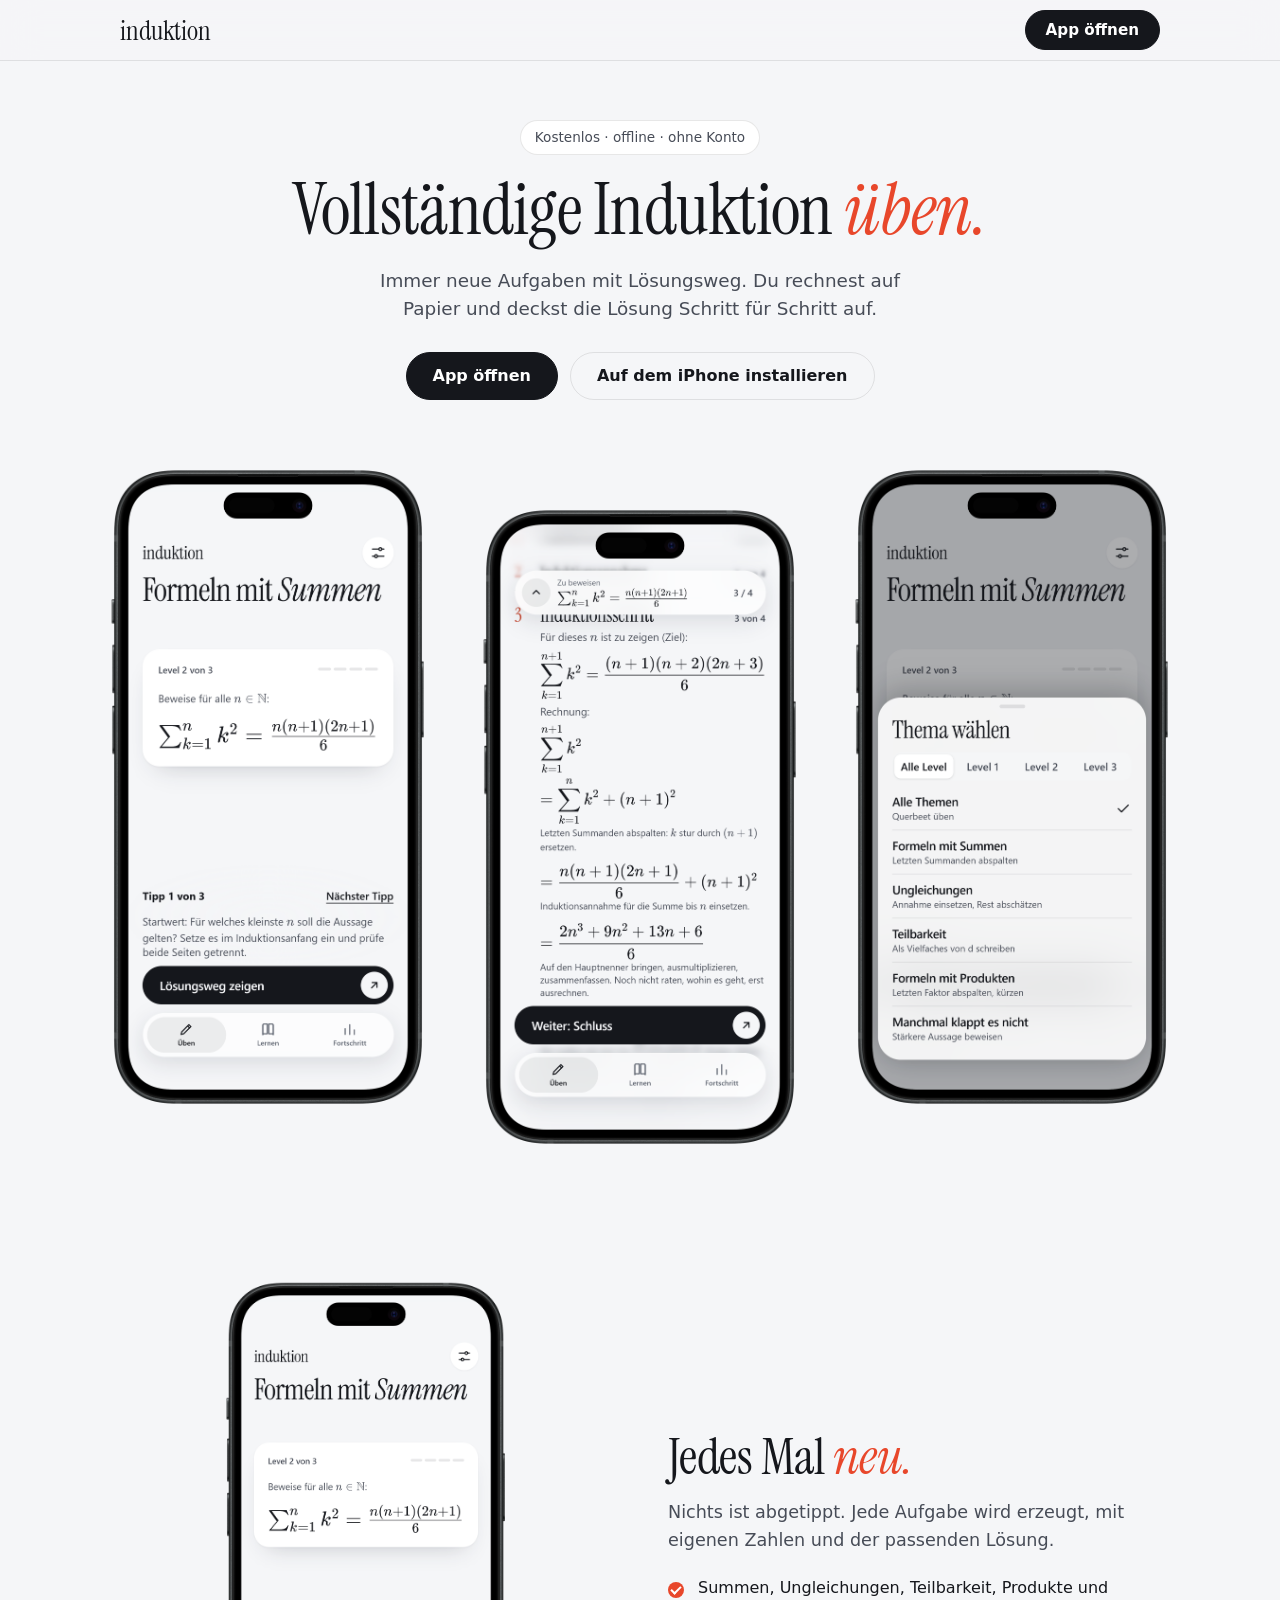
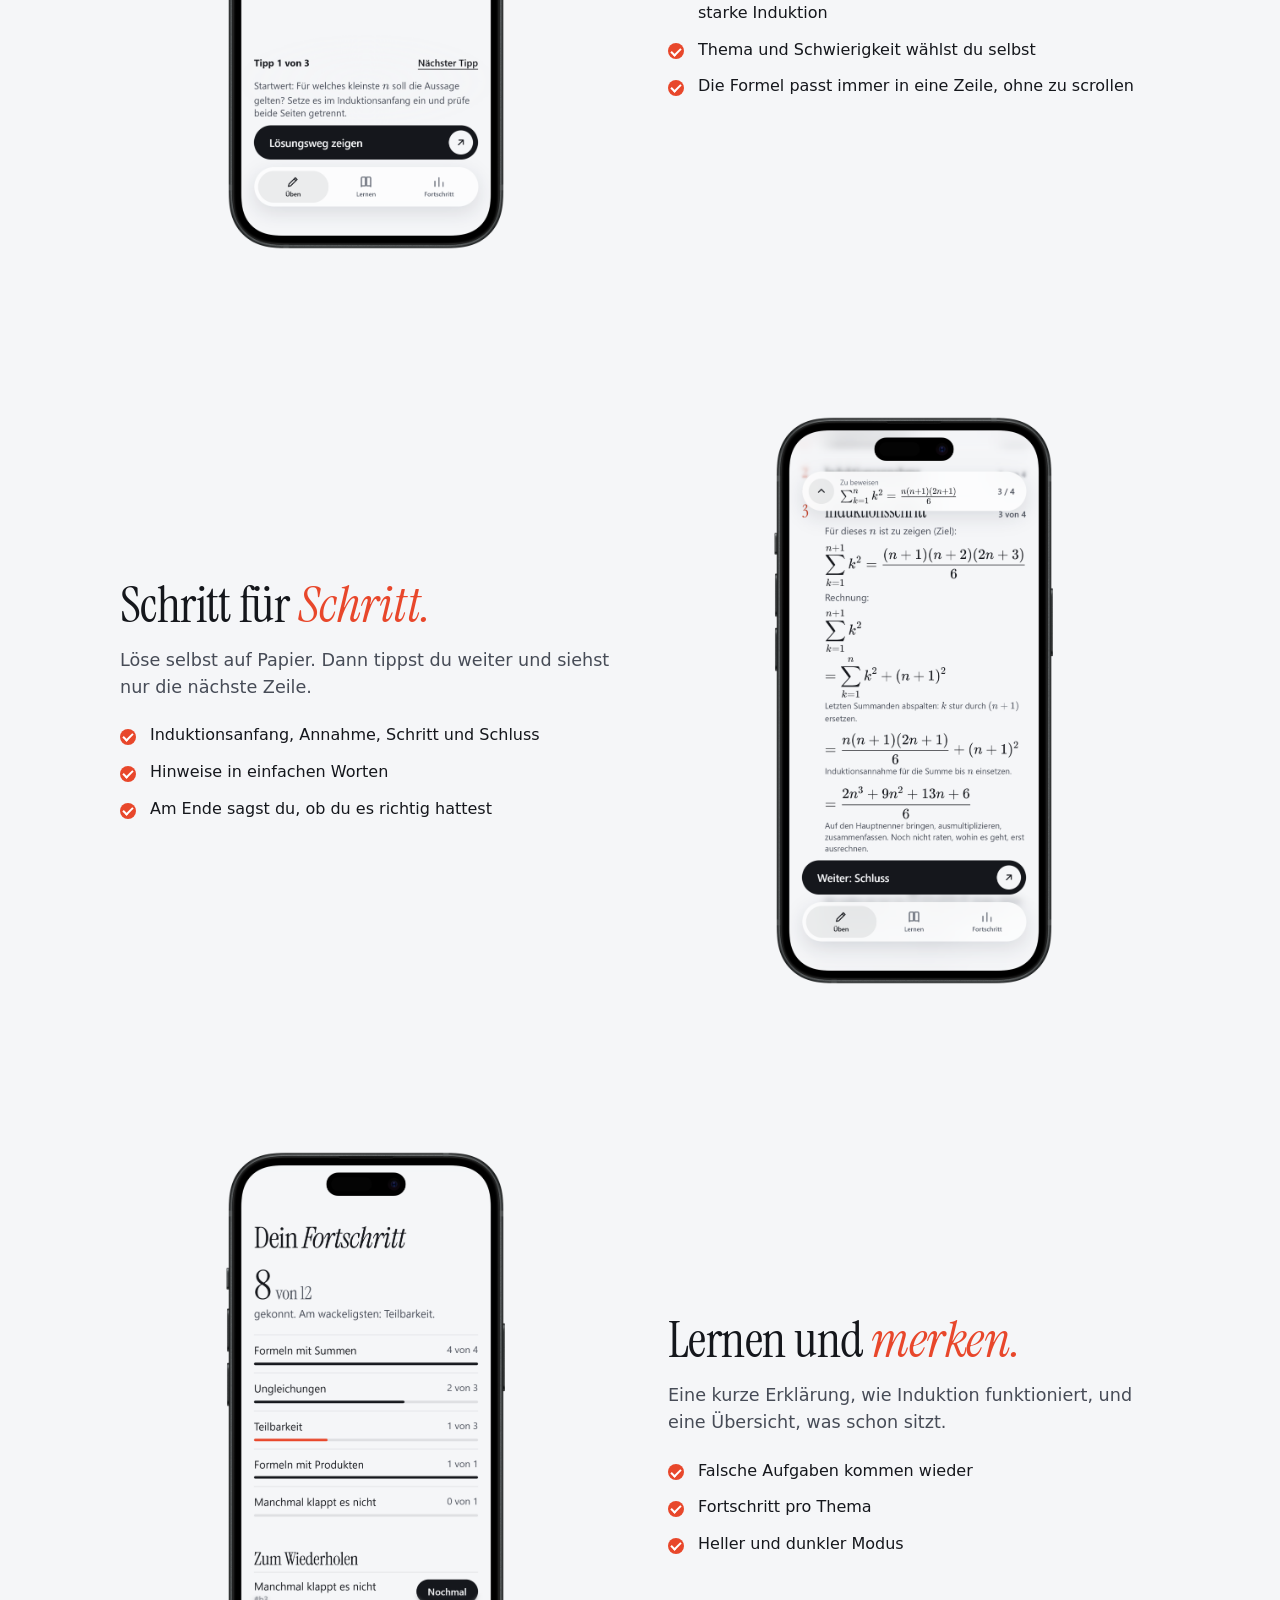
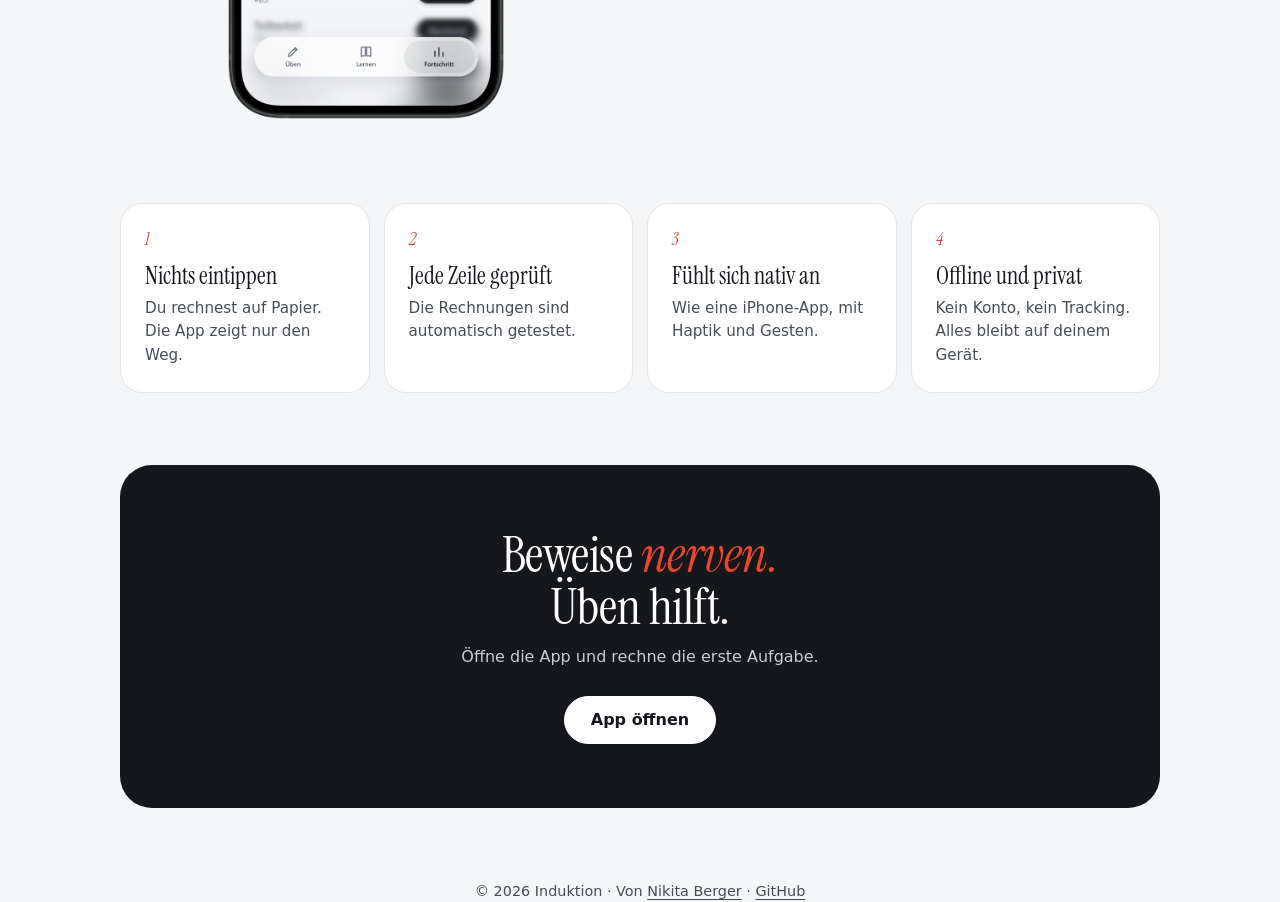
<file: index.html>
<!doctype html>
<html lang="de">
<head>
<meta charset="utf-8">
<meta name="viewport" content="width=device-width, initial-scale=1, viewport-fit=cover">
<title>Induktion – Vollständige Induktion üben</title>
<meta name="description" content="Immer neue Aufgaben zur vollständigen Induktion, mit Lösungsweg Schritt für Schritt. Kostenlos, offline, ohne Konto.">
<meta name="theme-color" content="#F5F6F8">
<meta property="og:title" content="Induktion – Vollständige Induktion üben">
<meta property="og:description" content="Immer neue Aufgaben mit Lösungsweg. Auf Papier lösen, Schritt für Schritt vergleichen.">
<meta property="og:image" content="assets/og.png">
<meta property="og:type" content="website">
<meta name="twitter:card" content="summary_large_image">
<link rel="icon" href="assets/icon.svg" type="image/svg+xml">
<link rel="apple-touch-icon" href="assets/apple-touch-icon.png">
<link rel="preconnect" href="https://fonts.googleapis.com">
<link rel="preconnect" href="https://fonts.gstatic.com" crossorigin>
<link href="https://fonts.googleapis.com/css2?family=Instrument+Serif:ital@0;1&display=swap" rel="stylesheet">
<style>
:root{--ground:#F5F6F8;--raised:#fff;--ink:#15171C;--ink2:#474C57;--line:rgba(21,23,28,.1);--accent:#E8472B;
  --serif:"Instrument Serif",Georgia,serif;--sans:-apple-system,BlinkMacSystemFont,"SF Pro Text","Segoe UI",system-ui,sans-serif}
*{box-sizing:border-box;margin:0}
html{scroll-behavior:smooth;-webkit-text-size-adjust:100%}
body{background:var(--ground);color:var(--ink);font:400 1rem/1.55 var(--sans);-webkit-font-smoothing:antialiased}
img{display:block;width:100%;height:auto}
a{color:inherit}
.wrap{max-width:1080px;margin:0 auto;padding:0 20px}
h1,h2{font:400 clamp(2.5rem,7vw,4.5rem)/1.02 var(--serif);letter-spacing:-.01em}
h2{font-size:clamp(2rem,5vw,3.2rem)}
h1 em,h2 em{color:var(--accent)}
.btn{display:inline-flex;align-items:center;justify-content:center;min-height:48px;padding:0 26px;border-radius:999px;border:1px solid var(--ink);background:var(--ink);color:#fff;font:600 1rem var(--sans);text-decoration:none;cursor:pointer;transition:transform .15s}
.btn:active{transform:scale(.97)}
.btn.ghost{background:transparent;color:var(--ink);border-color:var(--line)}
.badge{display:inline-block;padding:6px 14px;border-radius:999px;background:var(--raised);border:1px solid var(--line);font-size:.85rem;color:var(--ink2)}
nav{position:fixed;inset:0 0 auto;z-index:20;background:rgba(245,246,248,.8);-webkit-backdrop-filter:blur(18px) saturate(1.6);backdrop-filter:blur(18px) saturate(1.6);border-bottom:1px solid var(--line);padding-top:env(safe-area-inset-top)}
nav .wrap{display:flex;align-items:center;justify-content:space-between;height:60px}
.wm{font:400 1.7rem var(--serif);text-decoration:none}
nav .btn{min-height:40px;padding:0 20px;font-size:.95rem}
.top{padding:120px 0 40px;text-align:center}
.top p.sub{max-width:34rem;margin:20px auto 28px;color:var(--ink2);font-size:1.15rem}
.top .btns{display:flex;gap:12px;justify-content:center;flex-wrap:wrap;margin-top:24px}
.phones{display:grid;grid-template-columns:repeat(3,1fr);gap:clamp(10px,3vw,36px);align-items:start;margin-top:56px}
.phones>*:nth-child(2){margin-top:40px}
.row{display:grid;grid-template-columns:1fr 1fr;gap:56px;align-items:center;padding:72px 0}
.row.flip .shot{order:2}
.row .shot{max-width:300px;margin:0 auto;width:100%}
.row p.lead{color:var(--ink2);margin:16px 0 22px;font-size:1.1rem}
ul.check{list-style:none;padding:0;display:grid;gap:12px}
ul.check li{padding-left:30px;position:relative}
ul.check li::before{content:"";position:absolute;left:0;top:.35em;width:16px;height:16px;border-radius:50%;background:var(--accent)}
ul.check li::after{content:"";position:absolute;left:5px;top:.5em;width:4px;height:8px;border:solid #fff;border-width:0 2px 2px 0;transform:rotate(45deg)}
.grid{display:grid;grid-template-columns:repeat(4,1fr);gap:14px}
.card{background:var(--raised);border:1px solid var(--line);border-radius:22px;padding:24px}
.card b{display:block;font:400 1.5rem var(--serif);margin-bottom:6px}
.card p{color:var(--ink2);font-size:.95rem}
.card i{font:italic 400 1.1rem var(--serif);color:var(--accent);display:block;margin-bottom:10px}
.cta{background:var(--ink);color:#fff;border-radius:32px;padding:64px 24px;text-align:center;margin:72px 0}
.cta h2{margin-bottom:12px}.cta p{color:#c9ccd3;margin-bottom:26px}
.cta .btn{background:#fff;color:var(--ink);border-color:#fff}
footer{padding:20px 0 calc(40px + env(safe-area-inset-bottom));text-align:center;color:var(--ink2);font-size:.9rem}
footer a{text-underline-offset:3px}
dialog{margin:auto;border:0;border-radius:24px;padding:28px 24px;max-width:420px;width:calc(100% - 32px);background:var(--raised);color:var(--ink)}
dialog::backdrop{background:rgba(21,23,28,.4);-webkit-backdrop-filter:blur(6px);backdrop-filter:blur(6px)}
dialog h3{font:400 1.8rem var(--serif);margin-bottom:14px}
dialog ol{padding-left:1.2rem;display:grid;gap:10px;margin-bottom:22px;color:var(--ink2)}
dialog ol b{color:var(--ink)}
dialog .btns{display:flex;gap:10px}dialog .btn{flex:1}
.rv{opacity:0;transform:translateY(18px);transition:opacity .7s,transform .7s}
.rv.on{opacity:1;transform:none}
@media(max-width:820px){.row{grid-template-columns:1fr;gap:32px;padding:44px 0}.row.flip .shot{order:0}.grid{grid-template-columns:1fr 1fr}}
@media(max-width:480px){.grid{grid-template-columns:1fr}.phones>*:nth-child(3){display:none}.phones{grid-template-columns:1fr 1fr}}
@media(prefers-reduced-motion:reduce){.rv{opacity:1;transform:none;transition:none}html{scroll-behavior:auto}}
</style>
</head>
<body>
<nav><div class="wrap"><a class="wm" href="#">induktion</a><a class="btn" href="app/">App öffnen</a></div></nav>

<header class="top wrap">
  <span class="badge">Kostenlos · offline · ohne Konto</span>
  <h1 style="margin-top:18px">Vollständige Induktion <em>üben.</em></h1>
  <p class="sub">Immer neue Aufgaben mit Lösungsweg. Du rechnest auf Papier und deckst die Lösung Schritt für Schritt auf.</p>
  <div class="btns">
    <a class="btn" href="app/">App öffnen</a>
    <button class="btn ghost" id="how" type="button">Auf dem iPhone installieren</button>
  </div>
  <div class="phones">
    <img src="assets/screens/aufgabe.png" alt="Eine Aufgabe zur Summenformel" width="1179" height="2556">
    <img src="assets/screens/loesungsweg.png" alt="Der Lösungsweg, Schritt für Schritt" width="1179" height="2556">
    <img src="assets/screens/thema.png" alt="Thema auswählen" width="1179" height="2556">
  </div>
</header>

<main class="wrap">
  <section class="row rv">
    <img class="shot" src="assets/screens/aufgabe.png" alt="Aufgabe mit Formel" width="1179" height="2556" loading="lazy">
    <div>
      <h2>Jedes Mal <em>neu.</em></h2>
      <p class="lead">Nichts ist abgetippt. Jede Aufgabe wird erzeugt, mit eigenen Zahlen und der passenden Lösung.</p>
      <ul class="check">
        <li>Summen, Ungleichungen, Teilbarkeit, Produkte und starke Induktion</li>
        <li>Thema und Schwierigkeit wählst du selbst</li>
        <li>Die Formel passt immer in eine Zeile, ohne zu scrollen</li>
      </ul>
    </div>
  </section>

  <section class="row flip rv">
    <img class="shot" src="assets/screens/loesungsweg.png" alt="Lösungsweg" width="1179" height="2556" loading="lazy">
    <div>
      <h2>Schritt für <em>Schritt.</em></h2>
      <p class="lead">Löse selbst auf Papier. Dann tippst du weiter und siehst nur die nächste Zeile.</p>
      <ul class="check">
        <li>Induktionsanfang, Annahme, Schritt und Schluss</li>
        <li>Hinweise in einfachen Worten</li>
        <li>Am Ende sagst du, ob du es richtig hattest</li>
      </ul>
    </div>
  </section>

  <section class="row rv">
    <img class="shot" src="assets/screens/fortschritt.png" alt="Fortschritt" width="1179" height="2556" loading="lazy">
    <div>
      <h2>Lernen und <em>merken.</em></h2>
      <p class="lead">Eine kurze Erklärung, wie Induktion funktioniert, und eine Übersicht, was schon sitzt.</p>
      <ul class="check">
        <li>Falsche Aufgaben kommen wieder</li>
        <li>Fortschritt pro Thema</li>
        <li>Heller und dunkler Modus</li>
      </ul>
    </div>
  </section>

  <section class="grid rv">
    <div class="card"><i>1</i><b>Nichts eintippen</b><p>Du rechnest auf Papier. Die App zeigt nur den Weg.</p></div>
    <div class="card"><i>2</i><b>Jede Zeile geprüft</b><p>Die Rechnungen sind automatisch getestet.</p></div>
    <div class="card"><i>3</i><b>Fühlt sich nativ an</b><p>Wie eine iPhone-App, mit Haptik und Gesten.</p></div>
    <div class="card"><i>4</i><b>Offline und privat</b><p>Kein Konto, kein Tracking. Alles bleibt auf deinem Gerät.</p></div>
  </section>

  <section class="cta rv">
    <h2>Beweise <em>nerven.</em><br>Üben hilft.</h2>
    <p>Öffne die App und rechne die erste Aufgabe.</p>
    <a class="btn" href="app/">App öffnen</a>
  </section>
</main>

<footer class="wrap">© 2026 Induktion · Von <a href="https://nikity.is-a.dev/">Nikita Berger</a> · <a href="https://github.com/Nikityyy/induktion">GitHub</a></footer>

<dialog id="dlg">
  <h3>Auf den Home-Bildschirm</h3>
  <ol>
    <li>Öffne die App in <b>Safari</b>.</li>
    <li>Tippe auf <b>Teilen</b> (Quadrat mit Pfeil).</li>
    <li>Wähle <b>Zum Home-Bildschirm</b>.</li>
    <li>Tippe auf <b>Hinzufügen</b>.</li>
  </ol>
  <div class="btns"><a class="btn" href="app/">App öffnen</a><button class="btn ghost" id="x" type="button">Schließen</button></div>
</dialog>

<script>
const d=document.getElementById("dlg");
how.onclick=()=>d.showModal();x.onclick=()=>d.close();
d.onclick=e=>{if(e.target===d)d.close()};
const io=new IntersectionObserver(es=>es.forEach(e=>{if(e.isIntersecting){e.target.classList.add("on");io.unobserve(e.target)}}),{threshold:.15});
document.querySelectorAll(".rv").forEach(el=>io.observe(el));
</script>
</body>
</html>
</file>
